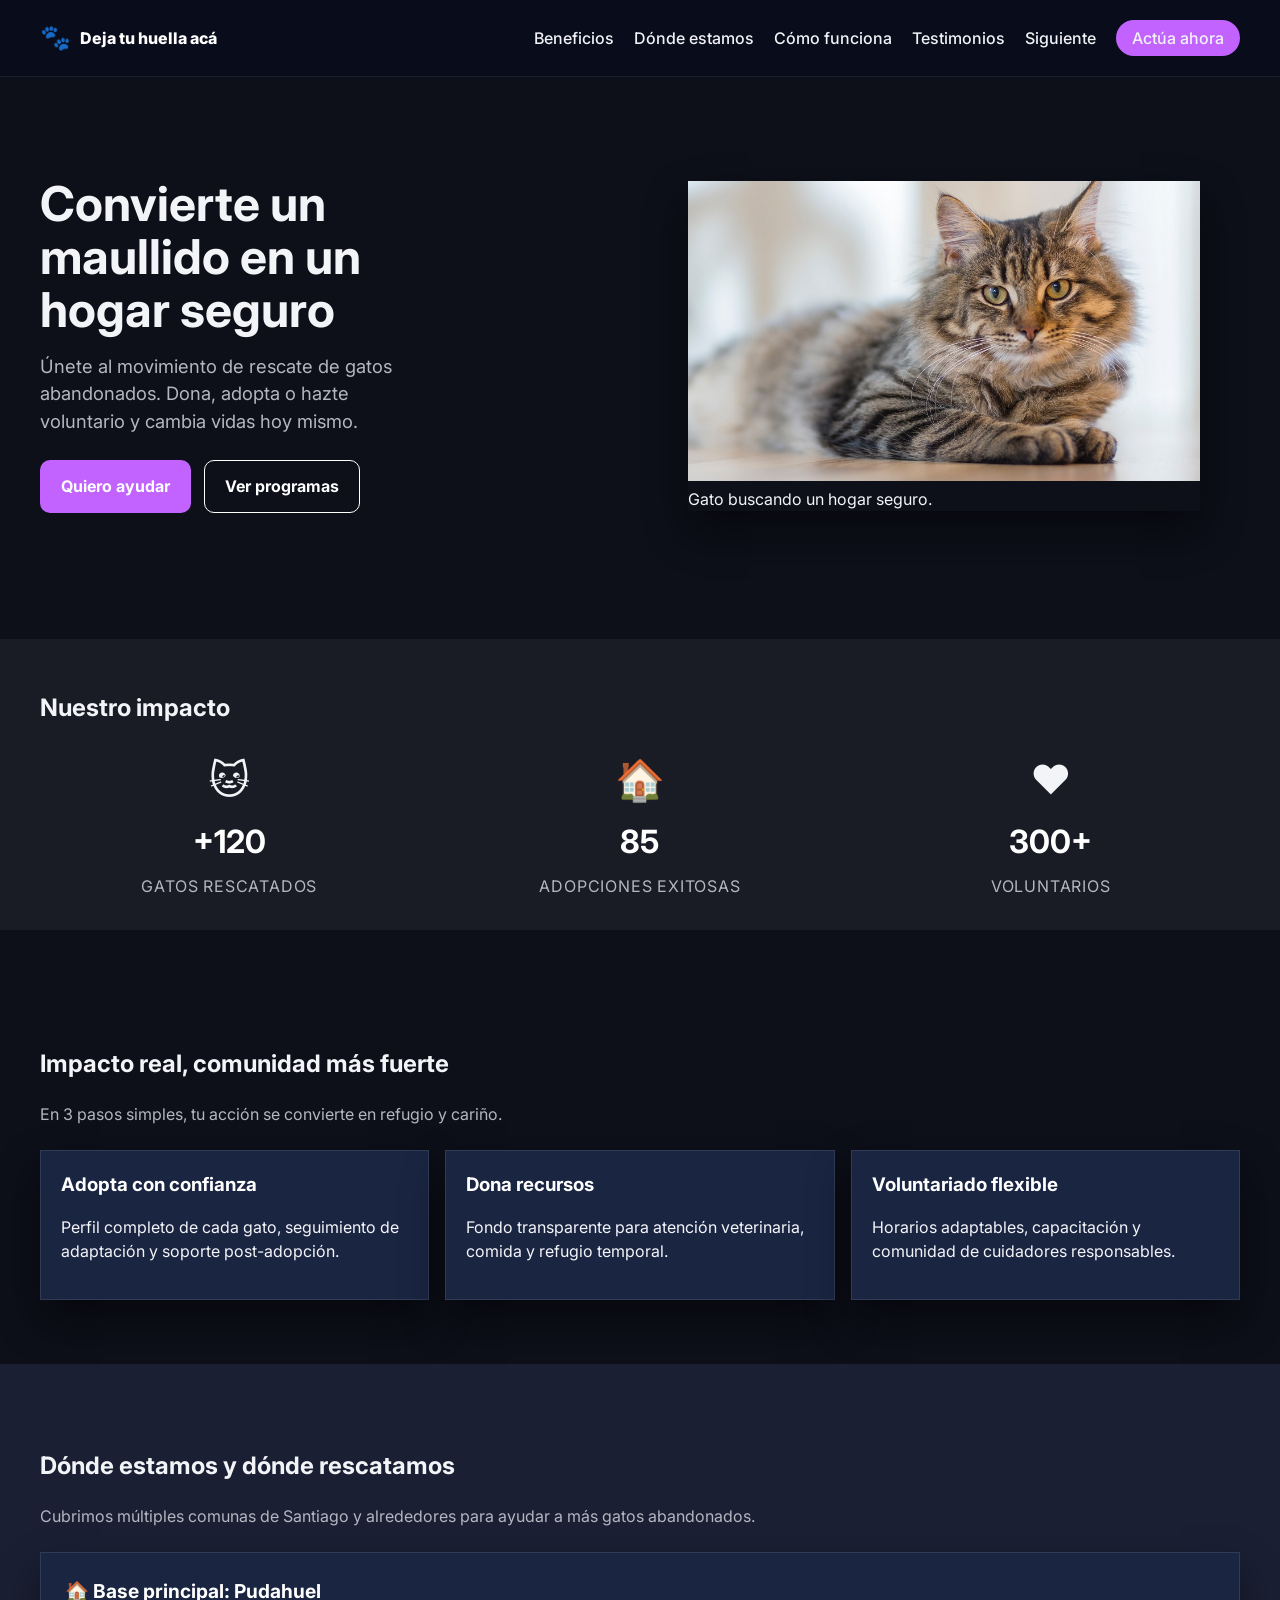
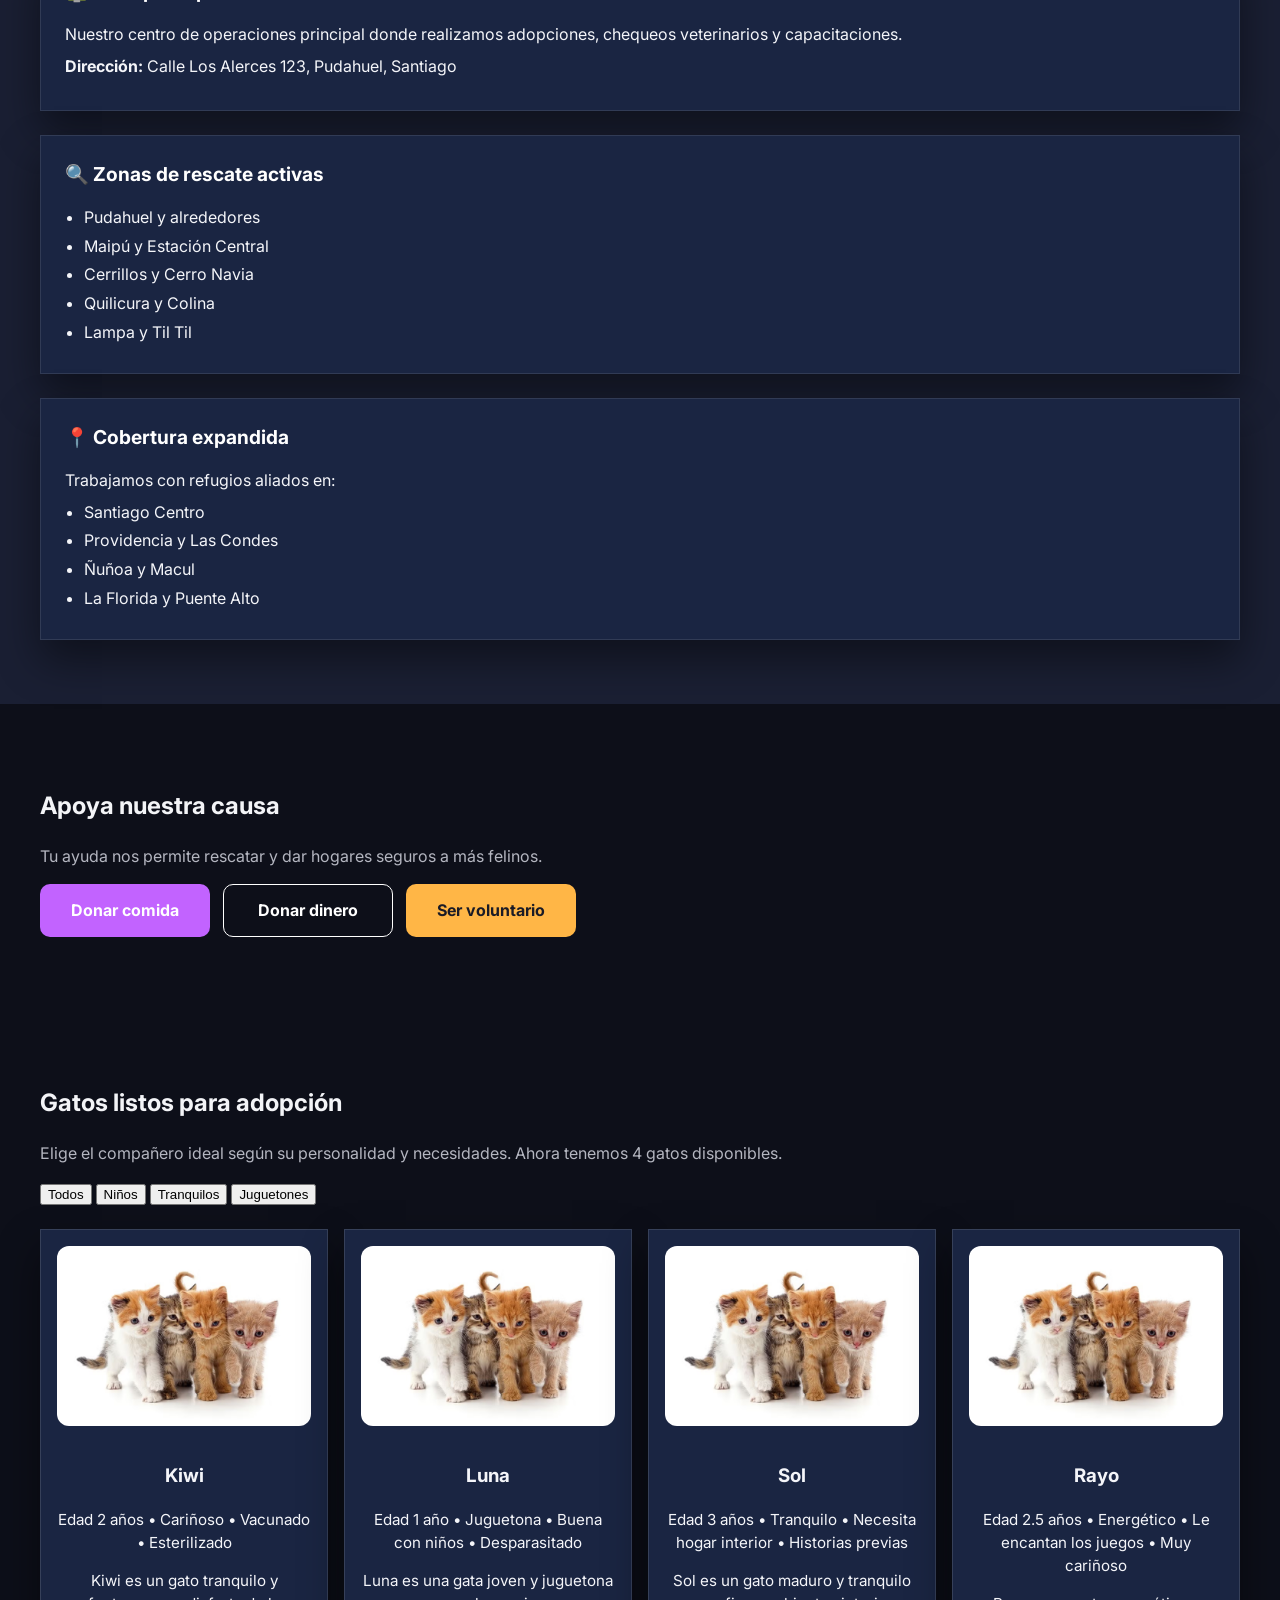
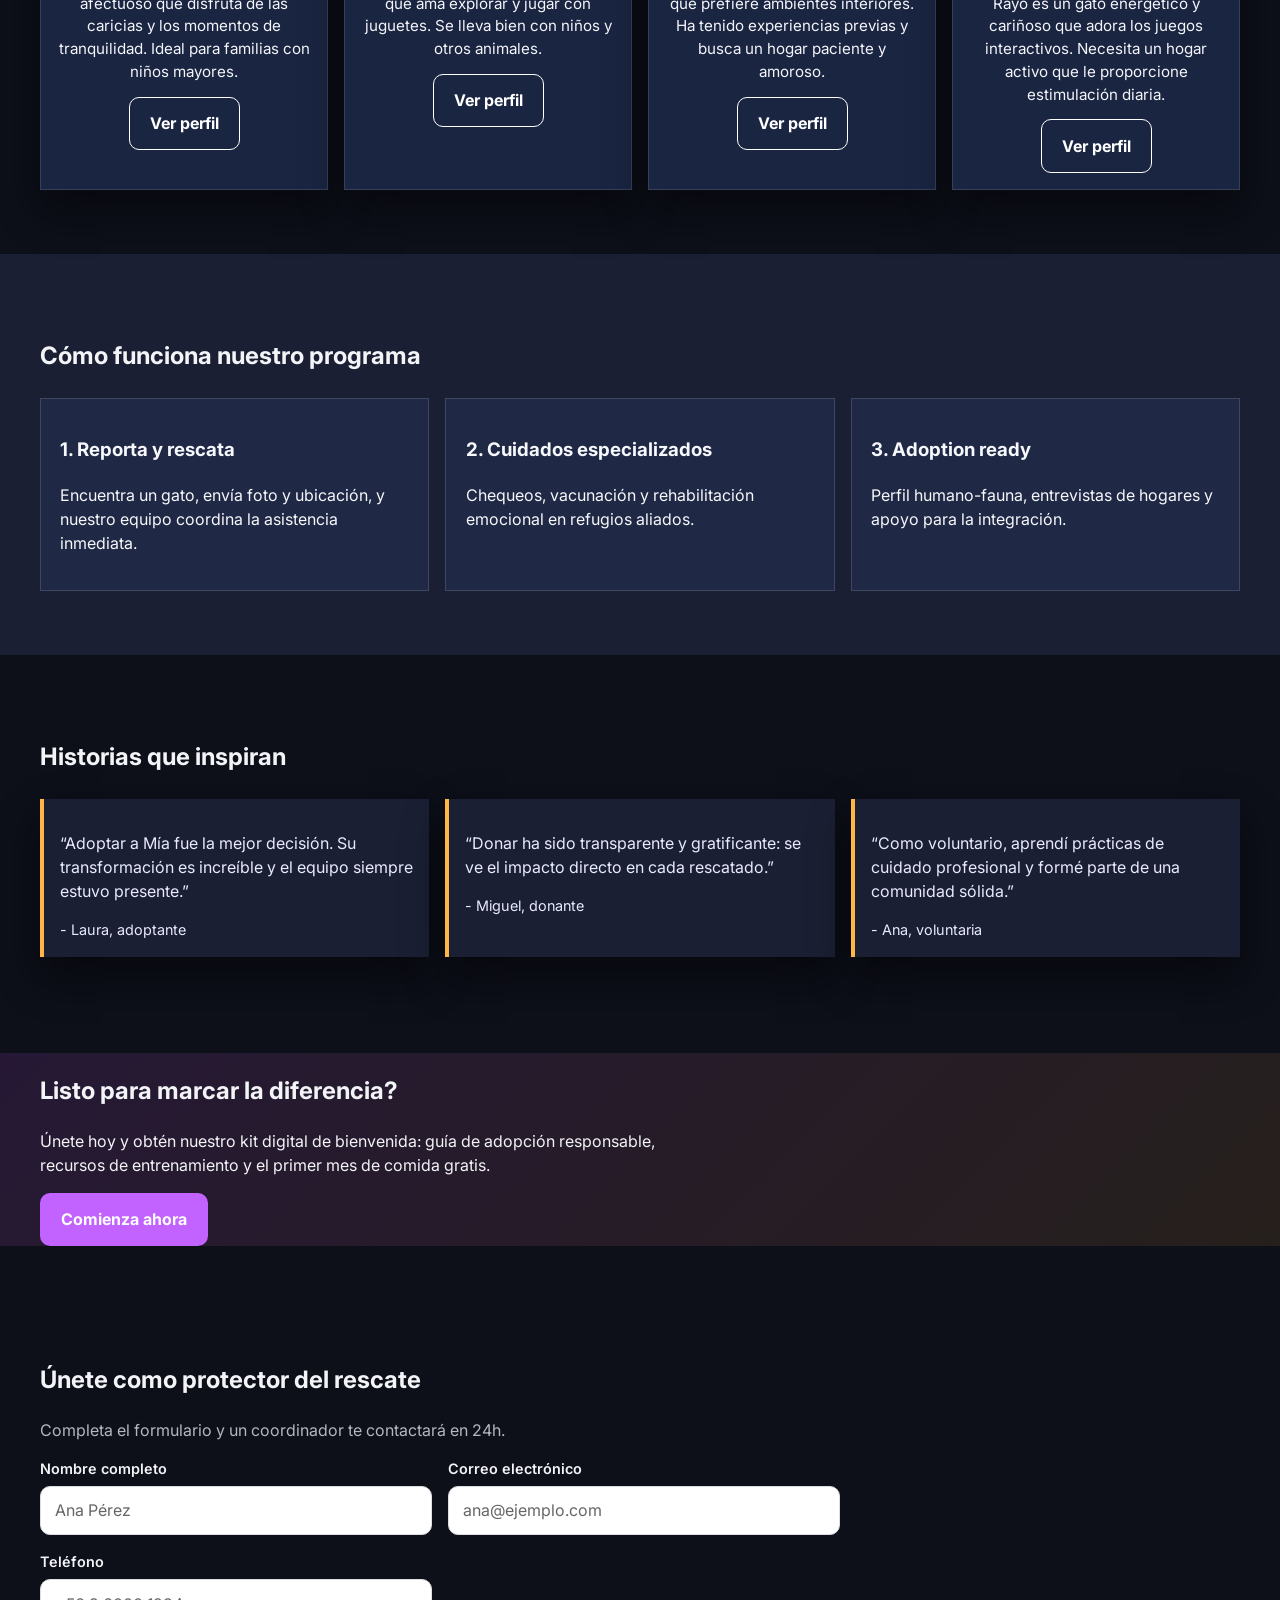
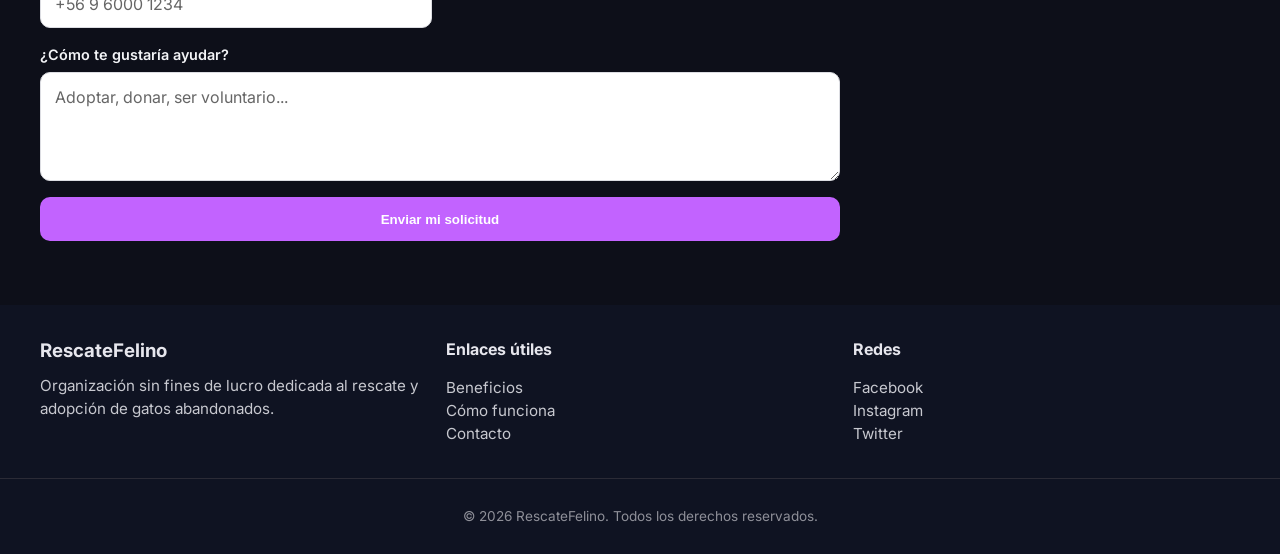
<file: pagina wep/index.html>
<!DOCTYPE html>
<html lang="es">
<head>
  <meta charset="UTF-8" />
  <meta name="viewport" content="width=device-width, initial-scale=1.0" />
  <title>Rescate Felino | Adopta un Gato Abandonado</title>
  <meta name="description" content="Landing page para rescatar y reubicar gatos abandonados. Dona, adopta y haz la diferencia." />
  <link rel="preconnect" href="https://fonts.googleapis.com" />
  <link rel="preconnect" href="https://fonts.gstatic.com" crossorigin />
  <link href="https://fonts.googleapis.com/css2?family=Inter:wght@400;500;600;700;800&display=swap" rel="stylesheet" />
  <link href="style.css" rel="stylesheet" />
</head>
<body>
  <!-- README desplegado en comentarios para simulación de proyecto profesional -->
  <!--
    Project: Rescate Felino - Landing Page
    Propósito: Captar donaciones, voluntarios y adopciones para gatos abandonados.
    Tecnologías: HTML5, CSS3 (Flexbox, Grid, media queries, variables), accesibilidad WCAG AA.
    Estructura: header, hero, beneficios, cómo funciona, testimonios, CTA y footer.
    Cómo usar: abrir index.html en navegador; usar style.css para estilos.
  -->

  <!-- feat: se agrega estructura base de la landing -->
  <header class="site-header" role="banner">
    <div class="container header-inner">
      <a class="logo" href="#start" aria-label="Inicio - Rescate Felino">
        <span class="logo-icon" aria-hidden="true">🐾</span>
        <span class="logo-text">Deja tu huella acá</span>
      </a>
      <nav class="nav" aria-label="Navegación principal">
        <ul class="nav-list">
          <li><a href="#beneficios">Beneficios</a></li>
          <li><a href="#zonas">Dónde estamos</a></li>
          <li><a href="#como-funciona">Cómo funciona</a></li>
          <li><a href="#testimonios">Testimonios</a></li>
          <li><a href="gatos.html">Siguiente</a></li>
          <li><a href="#contacto" class="btn-nav">Actúa ahora</a></li>
        </ul>
      </nav>
      <button class="nav-toggle" aria-controls="nav" aria-expanded="false" aria-label="Abrir menú">
        <span></span><span></span><span></span>
      </button>
    </div>
  </header>

  <main id="start">
    <!-- hero -->
    <section class="hero" aria-labelledby="hero-title">
      <div class="container hero-grid">
        <article class="hero-content">
          <h1 id="hero-title">Convierte un maullido en un hogar seguro</h1>
          <p>Únete al movimiento de rescate de gatos abandonados. Dona, adopta o hazte voluntario y cambia vidas hoy mismo.</p>
          <div class="hero-buttons">
            <a class="btn primary" href="#contacto">Quiero ayudar</a>
            <a class="btn outline" href="#beneficios">Ver programas</a>
          </div>
        </article>
        <figure class="hero-visual" aria-hidden="true">
          <img src="supervivencia-gatos-6362b9f553582.jpg" alt="Gato rescatado mira hacia la cámara" loading="lazy" />
          <figcaption>Gato buscando un hogar seguro.</figcaption>
        </figure>

      </div>
    </section>

    <!-- estadísticas -->
    <section class="stats-section" aria-labelledby="stats-title">
      <div class="container">
        <h2 id="stats-title">Nuestro impacto</h2>
        <div class="stats-grid">
          <div class="stat-item">
            <span class="stat-icon">🐱</span>
            <span class="stat-number">+120</span>
            <span class="stat-label">gatos rescatados</span>
          </div>
          <div class="stat-item">
            <span class="stat-icon">🏠</span>
            <span class="stat-number">85</span>
            <span class="stat-label">adopciones exitosas</span>
          </div>
          <div class="stat-item">
            <span class="stat-icon">❤️</span>
            <span class="stat-number">300+</span>
            <span class="stat-label">voluntarios</span>
          </div>
        </div>
      </div>
    </section>

    <!-- beneficios -->
    <section id="beneficios" class="section" aria-labelledby="beneficios-title">
      <div class="container">
        <h2 id="beneficios-title">Impacto real, comunidad más fuerte</h2>
        <p class="section-subtitle">En 3 pasos simples, tu acción se convierte en refugio y cariño.</p>

        <div class="cards-grid">
          <article class="card" aria-labelledby="beneficio1-title">
            <h3 id="beneficio1-title">Adopta con confianza</h3>
            <p>Perfil completo de cada gato, seguimiento de adaptación y soporte post-adopción.</p>
          </article>
          <article class="card" aria-labelledby="beneficio2-title">
            <h3 id="beneficio2-title">Dona recursos</h3>
            <p>Fondo transparente para atención veterinaria, comida y refugio temporal.</p>
          </article>
          <article class="card" aria-labelledby="beneficio3-title">
            <h3 id="beneficio3-title">Voluntariado flexible</h3>
            <p>Horarios adaptables, capacitación y comunidad de cuidadores responsables.</p>
          </article>
        </div>
      </div>
    </section>

    <!-- zonas de rescate -->
    <section id="zonas" class="section alt-background" aria-labelledby="zonas-title">
      <div class="container">
        <h2 id="zonas-title">Dónde estamos y dónde rescatamos</h2>
        <p class="section-subtitle">Cubrimos múltiples comunas de Santiago y alrededores para ayudar a más gatos abandonados.</p>

        <div class="zonas-grid">
          <article class="zona-card">
            <h3>🏠 Base principal: Pudahuel</h3>
            <p>Nuestro centro de operaciones principal donde realizamos adopciones, chequeos veterinarios y capacitaciones.</p>
            <p><strong>Dirección:</strong> Calle Los Alerces 123, Pudahuel, Santiago</p>
          </article>
          <article class="zona-card">
            <h3>🔍 Zonas de rescate activas</h3>
            <ul>
              <li>Pudahuel y alrededores</li>
              <li>Maipú y Estación Central</li>
              <li>Cerrillos y Cerro Navia</li>
              <li>Quilicura y Colina</li>
              <li>Lampa y Til Til</li>
            </ul>
          </article>
          <article class="zona-card">
            <h3>📍 Cobertura expandida</h3>
            <p>Trabajamos con refugios aliados en:</p>
            <ul>
              <li>Santiago Centro</li>
              <li>Providencia y Las Condes</li>
              <li>Ñuñoa y Macul</li>
              <li>La Florida y Puente Alto</li>
            </ul>
          </article>
        </div>
      </div>
    </section>

    <!-- apoya nuestra causa -->
    <section id="apoya-causa" class="section" aria-labelledby="apoya-title">
      <div class="container">
        <h2 id="apoya-title">Apoya nuestra causa</h2>
        <p class="section-subtitle">Tu ayuda nos permite rescatar y dar hogares seguros a más felinos.</p>

        <div class="support-buttons">
          <a class="btn primary" href="#contacto">Donar comida</a>
          <a class="btn outline" href="#contacto">Donar dinero</a>
          <a class="btn secondary" href="#contacto">Ser voluntario</a>
        </div>
      </div>
    </section>

    <!-- gatos disponibles -->
    <section id="gatos" class="section" aria-labelledby="gatos-title">
      <div class="container">
        <h2 id="gatos-title">Gatos listos para adopción</h2>
        <p class="section-subtitle">Elige el compañero ideal según su personalidad y necesidades. Ahora tenemos 4 gatos disponibles.</p>

        <div class="cat-filters" aria-label="Filtrar gatos disponibles">
          <button class="filter-btn active" data-filter="all">Todos</button>
          <button class="filter-btn" data-filter="ninos">Niños</button>
          <button class="filter-btn" data-filter="tranquilo">Tranquilos</button>
          <button class="filter-btn" data-filter="jugueton">Juguetones</button>
        </div>
        <div class="gatos-grid" id="gatosGrid">
          <article class="cat-card" data-category="tranquilo">
            <img src="razas-de-gatos.avif" alt="Gato gris con ojos verdes" loading="lazy" />
            <h3>Kiwi</h3>
            <p>Edad 2 años • Cariñoso • Vacunado • Esterilizado</p>
            <p>Kiwi es un gato tranquilo y afectuoso que disfruta de las caricias y los momentos de tranquilidad. Ideal para familias con niños mayores.</p>
            <a class="btn outline" href="#contacto">Ver perfil</a>
          </article>
          <article class="cat-card">
            <img src="razas-de-gatos.avif" alt="Gato atigrado relajado" loading="lazy" />
            <h3>Luna</h3>
            <p>Edad 1 año • Juguetona • Buena con niños • Desparasitado</p>
            <p>Luna es una gata joven y juguetona que ama explorar y jugar con juguetes. Se lleva bien con niños y otros animales.</p>
            <a class="btn outline" href="#contacto">Ver perfil</a>
          </article>
          <article class="cat-card">
            <img src="razas-de-gatos.avif" alt="Gato blanco con manchas negras" loading="lazy" />
            <h3>Sol</h3>
            <p>Edad 3 años • Tranquilo • Necesita hogar interior • Historias previas</p>
            <p>Sol es un gato maduro y tranquilo que prefiere ambientes interiores. Ha tenido experiencias previas y busca un hogar paciente y amoroso.</p>
            <a class="btn outline" href="#contacto">Ver perfil</a>
          </article>
          <article class="cat-card">
            <img src="razas-de-gatos.avif" alt="Gato montés en ventana" loading="lazy" />
            <h3>Rayo</h3>
            <p>Edad 2.5 años • Energético • Le encantan los juegos • Muy cariñoso</p>
            <p>Rayo es un gato energético y cariñoso que adora los juegos interactivos. Necesita un hogar activo que le proporcione estimulación diaria.</p>
            <a class="btn outline" href="#contacto">Ver perfil</a>
          </article>
        </div>
      </div>
    </section>

    <!-- cómo funciona -->
    <section id="como-funciona" class="section alt-background" aria-labelledby="como-title">
      <div class="container">
        <h2 id="como-title">Cómo funciona nuestro programa</h2>
        <div class="steps-grid">
          <article class="step" aria-labelledby="step1-title">
            <h3 id="step1-title">1. Reporta y rescata</h3>
            <p>Encuentra un gato, envía foto y ubicación, y nuestro equipo coordina la asistencia inmediata.</p>
          </article>
          <article class="step" aria-labelledby="step2-title">
            <h3 id="step2-title">2. Cuidados especializados</h3>
            <p>Chequeos, vacunación y rehabilitación emocional en refugios aliados.</p>
          </article>
          <article class="step" aria-labelledby="step3-title">
            <h3 id="step3-title">3. Adoption ready</h3>
            <p>Perfil humano-fauna, entrevistas de hogares y apoyo para la integración.</p>
          </article>
        </div>
      </div>
    </section>

    <!-- testimonios -->
    <section id="testimonios" class="section" aria-labelledby="testimonios-title">
      <div class="container">
        <h2 id="testimonios-title">Historias que inspiran</h2>
        <div class="testimonials-grid">
          <article class="testimonial">
            <p>“Adoptar a Mía fue la mejor decisión. Su transformación es increíble y el equipo siempre estuvo presente.”</p>
            <footer>- Laura, adoptante</footer>
          </article>
          <article class="testimonial">
            <p>“Donar ha sido transparente y gratificante: se ve el impacto directo en cada rescatado.”</p>
            <footer>- Miguel, donante</footer>
          </article>
          <article class="testimonial">
            <p>“Como voluntario, aprendí prácticas de cuidado profesional y formé parte de una comunidad sólida.”</p>
            <footer>- Ana, voluntaria</footer>
          </article>
        </div>
      </div>
    </section>

    <!-- call-to-action -->
    <section class="cta-section" aria-labelledby="cta-title">
      <div class="container cta-grid">
        <div>
          <h2 id="cta-title">Listo para marcar la diferencia?</h2>
          <p>Únete hoy y obtén nuestro kit digital de bienvenida: guía de adopción responsable, recursos de entrenamiento y el primer mes de comida gratis.</p>
          <a class="btn primary" href="#contacto">Comienza ahora</a>
        </div>
      </div>
    </section>

    <!-- contacto y formulario -->
    <section id="contacto" class="section" aria-labelledby="contacto-title">
      <div class="container">
        <h2 id="contacto-title">Únete como protector del rescate</h2>
        <p class="section-subtitle">Completa el formulario y un coordinador te contactará en 24h.</p>

        <form class="form-grid" action="#" method="post" aria-label="Formulario de contacto de Rescate Felino">
          <div class="form-group">
            <label for="nombre">Nombre completo</label>
            <input type="text" id="nombre" name="nombre" required placeholder="Ana Pérez" />
          </div>
          <div class="form-group">
            <label for="email">Correo electrónico</label>
            <input type="email" id="email" name="email" required placeholder="ana@ejemplo.com" />
          </div>
          <div class="form-group">
            <label for="tel">Teléfono</label>
            <input type="tel" id="tel" name="tel" required placeholder="+56 9 6000 1234" />
          </div>
          <div class="form-group full-width">
            <label for="mensaje">¿Cómo te gustaría ayudar?</label>
            <textarea id="mensaje" name="mensaje" rows="4" required placeholder="Adoptar, donar, ser voluntario..."></textarea>
          </div>
          <div class="form-group full-width">
            <button type="submit" class="btn primary">Enviar mi solicitud</button>
          </div>
        </form>
      </div>
    </section>
  </main>

  <footer class="site-footer" role="contentinfo">
    <div class="container footer-grid">
      <div>
        <h3>RescateFelino</h3>
        <p>Organización sin fines de lucro dedicada al rescate y adopción de gatos abandonados.</p>
      </div>
      <div>
        <h4>Enlaces útiles</h4>
        <ul>
          <li><a href="#beneficios">Beneficios</a></li>
          <li><a href="#como-funciona">Cómo funciona</a></li>
          <li><a href="#contacto">Contacto</a></li>
        </ul>
      </div>
      <div>
        <h4>Redes</h4>
        <ul class="social-links">
          <li><a href="#" aria-label="Visita nuestro Facebook">Facebook</a></li>
          <li><a href="#" aria-label="Visita nuestro Instagram">Instagram</a></li>
          <li><a href="#" aria-label="Visita nuestro Twitter">Twitter</a></li>
        </ul>
      </div>
    </div>
    <div class="footer-bottom">
      <p>© 2026 RescateFelino. Todos los derechos reservados.</p>
    </div>
  </footer>

  <script>
    /* fix: mejora en responsive del navbar */
    const navToggle = document.querySelector('.nav-toggle');
    const nav = document.querySelector('.nav');
    navToggle.addEventListener('click', () => {
      const expanded = navToggle.getAttribute('aria-expanded') === 'true' || false;
      navToggle.setAttribute('aria-expanded', !expanded);
      nav.classList.toggle('open');
    });
  </script>
</body>
</html>
</file>
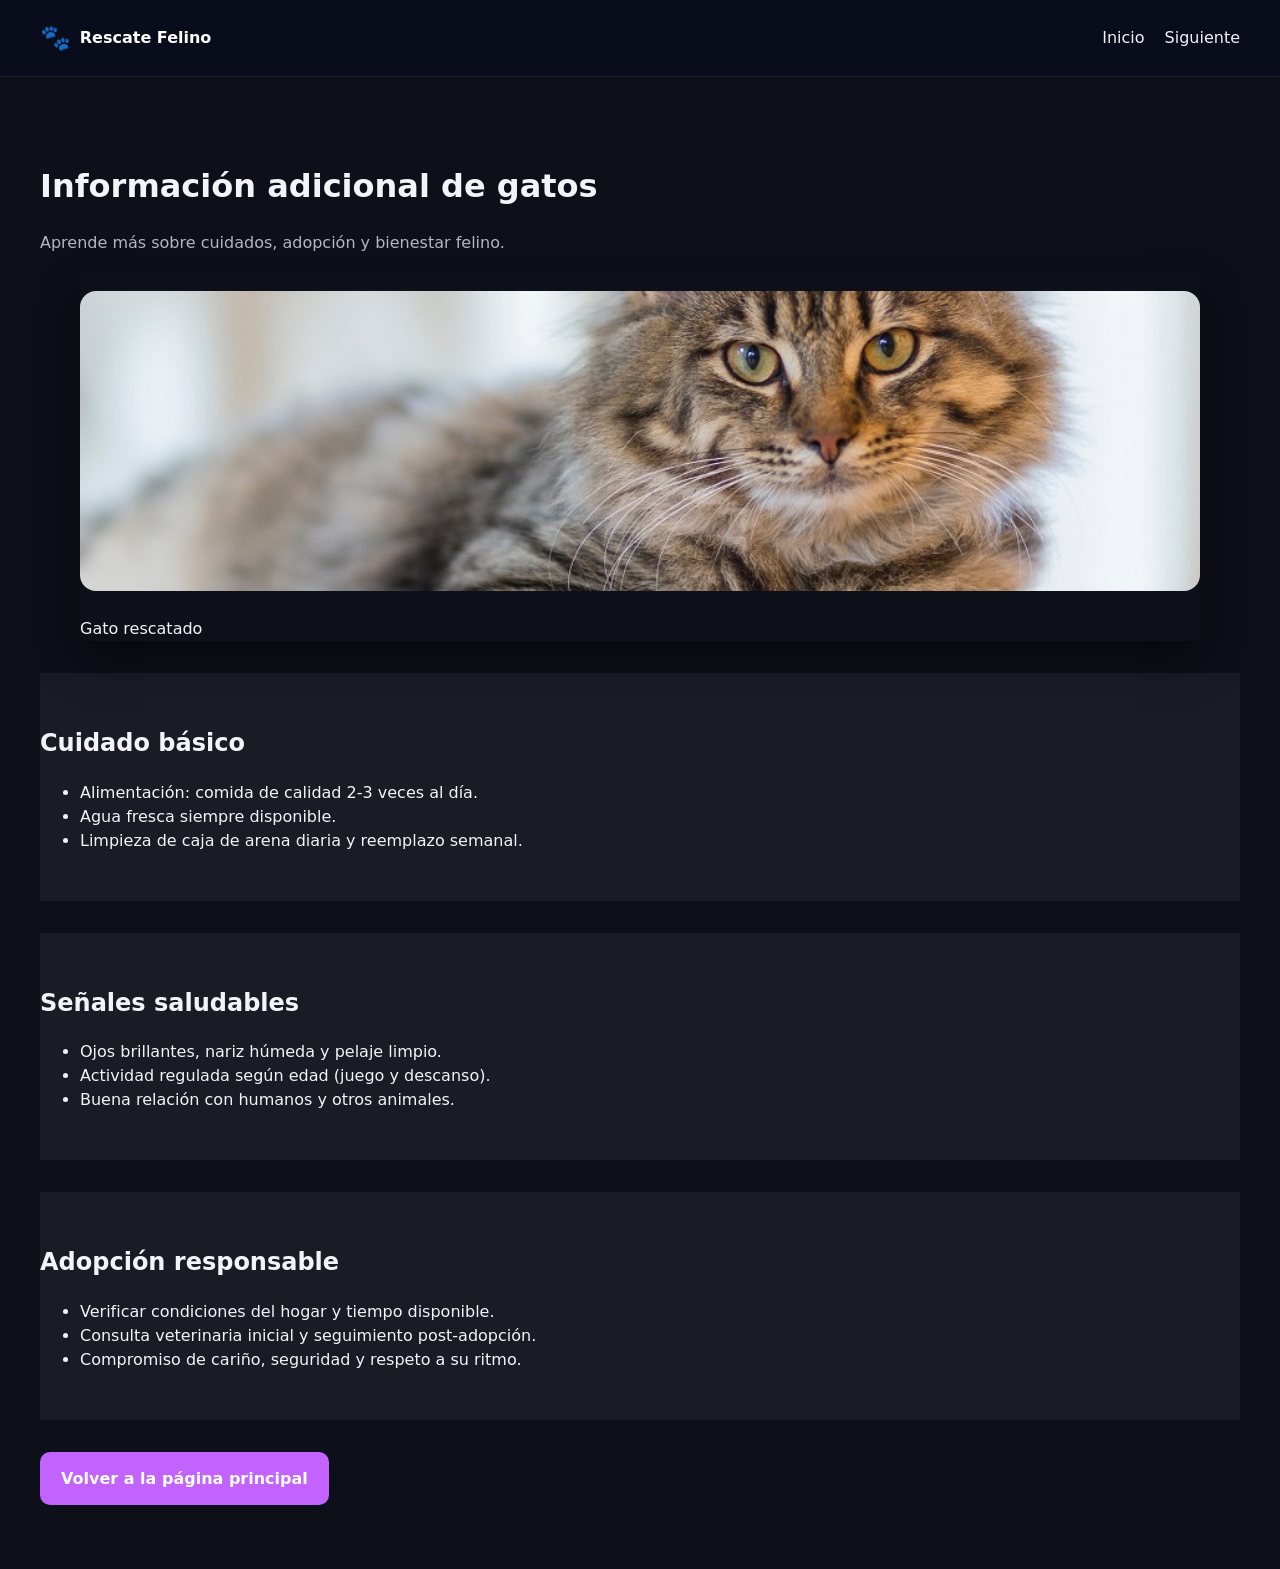
<file: pagina wep/gatos.html>
<!DOCTYPE html>
<html lang="es">
<head>
  <meta charset="UTF-8" />
  <meta name="viewport" content="width=device-width, initial-scale=1.0" />
  <title>Más información de gatos - Rescate Felino</title>
  <link href="style.css" rel="stylesheet" />
</head>
<body>
  <header class="site-header" role="banner">
    <div class="container header-inner">
      <a class="logo" href="index.html" aria-label="Volver al inicio">
        <span class="logo-icon" aria-hidden="true">🐾</span>
        <span class="logo-text">Rescate Felino</span>
      </a>
      <nav class="nav" aria-label="Navegación principal">
        <ul class="nav-list">
          <li><a href="index.html#beneficios">Inicio</a></li>
          <li><a href="#siguiente">Siguiente</a></li>
        </ul>
      </nav>
    </div>
  </header>

  <main class="section" id="siguiente">
    <div class="container">
      <h1>Información adicional de gatos</h1>
      <p class="section-subtitle">Aprende más sobre cuidados, adopción y bienestar felino.</p>
      <figure class="hero-visual" aria-hidden="true">
        <img src="supervivencia-gatos-6362b9f553582.jpg" alt="Gato rescatado mira hacia la cámara" loading="lazy" style="max-width:100%; border-radius:16px; margin:1.2rem 0;" />
        <figcaption>Gato rescatado</figcaption>
      </figure>

      <section class="stats-section">
        <h2>Cuidado básico</h2>
        <ul>
          <li>Alimentación: comida de calidad 2-3 veces al día.</li>
          <li>Agua fresca siempre disponible.</li>
          <li>Limpieza de caja de arena diaria y reemplazo semanal.</li>
        </ul>
      </section>

      <section class="stats-section">
        <h2>Señales saludables</h2>
        <ul>
          <li>Ojos brillantes, nariz húmeda y pelaje limpio.</li>
          <li>Actividad regulada según edad (juego y descanso).</li>
          <li>Buena relación con humanos y otros animales.</li>
        </ul>
      </section>

      <section class="stats-section">
        <h2>Adopción responsable</h2>
        <ul>
          <li>Verificar condiciones del hogar y tiempo disponible.</li>
          <li>Consulta veterinaria inicial y seguimiento post-adopción.</li>
          <li>Compromiso de cariño, seguridad y respeto a su ritmo.</li>
        </ul>
      </section>

      <a class="btn primary" href="index.html">Volver a la página principal</a>
    </div>
  </main>
</body>
</html>
</file>
<file: pagina wep/style.css>
:root {
  --bg: #0d0f19;
  --surface: #141825;
  --brand: #c263ff;
  --brand-dark: #ffffff;
  --text: #f3f4f7;
  --text-muted: #b4b6c0;
  --accent: #ffb646;
  --accent-strong: #fca606;
  --shadow: 0 20px 40px rgba(0, 0, 0, 0.45);
  --transition: 250ms ease;
}

* {
  box-sizing: border-box;
}

html, body {
  margin: 0;
  padding: 0;
  min-height: 100%;
  scroll-behavior: smooth;
}

body {
  font-family: 'Inter', system-ui, -apple-system, BlinkMacSystemFont, 'Segoe UI', sans-serif;
  background: linear-gradient(180deg, var(--bg) 0%, #0d0f19 55%);
  color: var(--text);
  line-height: 1.5;
}

.container {
  width: min(1170px, 100% - 2rem);
  margin-inline: auto;
}

a {
  color: var(--brand-dark);
  text-decoration: none;
}

a:focus-visible,
button:focus-visible,
input:focus-visible,
textarea:focus-visible {
  outline: 2px dashed var(--brand);
  outline-offset: 3px;
}

@keyframes float-move {
  0%, 100% { transform: translateY(0) scale(1); }
  50% { transform: translateY(-8px) scale(1.02); }
}

.hero-visual img,
.cat-card img,
#apoya-causa .support-buttons .btn,
.gatos-grid img,
#zonas .zona-card img {
  animation: float-move 6s ease-in-out infinite;
}

.site-header {
  position: sticky;
  top: 0;
  z-index: 20;
  background: rgba(10, 13, 27, 0.96);
  backdrop-filter: blur(10px);
  border-bottom: 1px solid rgba(255, 255, 255, 0.08);
}

.header-inner {
  display: flex;
  align-items: center;
  justify-content: space-between;
  gap: 1rem;
  padding: 1rem 0;
}

.logo {
  display: flex;
  align-items: center;
  gap: 0.55rem;
  font-weight: 800;
  color: var(--brand-dark);
}

.logo-icon {
  font-size: 1.55rem;
}

.nav-list {
  display: flex;
  gap: 1.25rem;
  list-style: none;
  align-items: center;
  margin: 0;
  padding: 0;
}

.nav-list a {
  font-weight: 500;
  color: #f1f2f7;
}

.nav-list a:hover,
.nav-list a:focus-visible {
  color: var(--accent);
}

.btn-nav {
  background: var(--brand);
  color: #fff;
  border-radius: 999px;
  padding: 0.5rem 1rem;
  font-weight: 600;
  transition: transform var(--transition), filter var(--transition);
}

.btn-nav:hover,
.btn-nav:focus-visible {
  transform: translateY(-2px);
  filter: brightness(1.1);
}

.nav-toggle {
  display: none;
  border: 0;
  background: transparent;
  flex-direction: column;
  gap: 6px;
  padding: 0.25rem;
}

.nav-toggle span {
  width: 22px;
  height: 2px;
  background: var(--text);
  border-radius: 999px;
}

.hero {
  margin-top: 0.5rem;
  padding-block: clamp(1rem, 3vw, 2.2rem);
}

.hero-grid {
  display: grid;
  gap: 1rem;
  align-items: center;
}

@media (min-width: 1024px) {
  .hero-grid {
    grid-template-columns: minmax(220px, 1fr) minmax(240px, 340px);
    align-items: center;
  }
}

.hero-content {
  max-width: 360px;
}

.hero-visual {
  border-radius: var(--radius);
  overflow: hidden;
  box-shadow: var(--shadow);
}

.hero-visual img {
  width: 100%;
  height: 100%;
  max-height: 250px;
  object-fit: cover;
  animation: pulse-zoom 10s ease-in-out infinite;
}

@media (min-width: 1024px) {
  .hero-visual img {
    max-height: 300px;
  }
}

.hero-content h1 {
  font-size: clamp(1.6rem, 4vw, 2rem);
}

.hero-content p {
  font-size: 1rem;
  margin: 0 0 1rem;
}

.hero-content h1 {
  font-size: clamp(2rem, 5vw, 3rem);
  margin: 0 0 1rem;
  line-height: 1.1;
}

.hero-content p {
  font-size: 1.15rem;
  color: var(--text-muted);
  margin: 0 0 1.5rem;
}

.hero-buttons {
  display: flex;
  flex-wrap: wrap;
  gap: 0.8rem;
}

.btn {
  display: inline-flex;
  align-items: center;
  justify-content: center;
  border-radius: 10px;
  border: 1px solid transparent;
  font-weight: 700;
  padding: 0.85rem 1.25rem;
  transition: transform var(--transition), box-shadow var(--transition), background-color var(--transition), color var(--transition);
}

.btn.primary {
  background: var(--brand);
  color: #fff;
}

.btn.primary:hover,
.btn.primary:focus-visible {
  transform: translateY(-2px);
  box-shadow: 0 10px 18px rgba(217, 91, 255, 0.25);
}

.btn.outline {
  background: transparent;
  color: var(--brand-dark);
  border-color: var(--brand-dark);
}

.btn.outline:hover,
.btn.outline:focus-visible {
  background: rgba(217, 91, 255, 0.1);
}



.section {
  padding-block: clamp(2rem, 5vw, 4rem);
  background: transparent;
}

.section-subtitle {
  color: var(--text-muted);
  margin-top: 0.5rem;
}

.support-buttons {
  display: flex;
  flex-wrap: wrap;
  gap: 0.8rem;
  margin-top: 1rem;
}

.support-buttons .btn {
  min-width: 170px;
  text-align: center;
}

.support-buttons .btn.secondary {
  background: #ffb646;
  color: #1a1b26;
  border: 1px solid transparent;
}

.support-buttons .btn.secondary:hover,
.support-buttons .btn.secondary:focus-visible {
  background: #ffca70;
}

.cards-grid,
.steps-grid,
.testimonials-grid,
.gatos-grid {
  margin-top: 1.5rem;
  display: grid;
  gap: 1rem;
}

.cards-grid {
  grid-template-columns: repeat(auto-fit, minmax(220px, 1fr));
}

.card {
  background: #1a2542;
  border: 1px solid rgba(255,255,255,0.1);
  border-radius: var(--radius);
  padding: 1.25rem;
  box-shadow: var(--shadow);
  transition: transform var(--transition), box-shadow var(--transition), border-color var(--transition);
}

.card:hover,
.card:focus-within {
  transform: translateY(-4px);
  box-shadow: 0 18px 28px rgba(0,0,0,.35);
  border-color: rgba(255,255,255,0.2);
}

.card h3,
.card p {
  color: #f4f5f9;
}

.card h3 {
  margin: 0 0 0.65rem;
  color: var(--brand-dark);
}

.alt-background {
  background: #1a1f33;
}

.steps-grid {
  grid-template-columns: repeat(auto-fit, minmax(220px, 1fr));
}

.step {
  background: #1f2845;
  border: 1px solid rgba(255,255,255,0.14);
  border-radius: var(--radius);
  padding: 1.2rem;
  color: #f7f8fc;
}

.step h3,
.step p {
  color: #f7f8fc;
}

.gatos-grid {
  grid-template-columns: repeat(auto-fit, minmax(220px, 1fr));
}

.cat-card {
  background: #1a2542;
  border: 1px solid rgba(255,255,255,0.12);
  border-radius: var(--radius);
  padding: 1rem;
  text-align: center;
  box-shadow: var(--shadow);
  transition: transform var(--transition), box-shadow var(--transition), border-color var(--transition);
}

.cat-card:hover,
.cat-card:focus-within {
  transform: translateY(-3px);
  box-shadow: 0 20px 28px rgba(0,0,0,0.4);
  border-color: rgba(255,255,255,0.25);
}

.cat-card img {
  width: 100%;
  height: 180px;
  object-fit: cover;
  border-radius: 12px;
  margin-bottom: 0.75rem;
}

.cat-card h3,
.cat-card p {
  color: #f4f5f9;
}

.cat-card p {
  font-size: 0.95rem;
  margin-bottom: 0.8rem;
}

.testimonials-grid {
  grid-template-columns: repeat(auto-fit, minmax(230px, 1fr));
}

.testimonial {
  background: #1a1f33;
  border-radius: var(--radius);
  padding: 1rem;
  border-left: 4px solid var(--accent);
  box-shadow: var(--shadow);
}

.testimonial p,
.testimonial footer {
  color: #e9eaff;
}

.testimonial footer {
  margin-top: 0.8rem;
  font-size: 0.9rem;
}

.cta-section {
  background: linear-gradient(135deg, rgba(217,91,255,.12) 0%, rgba(255,175,51,.1) 100%);
  border-radius: var(--radius);
  margin: 2rem 0;
}

.cta-grid {
  display: grid;
  gap: 1.2rem;
  align-items: center;
}

.form-grid {
  display: grid;
  gap: 1rem;
  max-width: 800px;
  position: relative;
  z-index: 10;
}

.form-group {
  display: grid;
  gap: 0.4rem;
}

input,
textarea {
  position: relative;
  z-index: 11;
  color: #000;
  background: #fff;
}

input::placeholder,
textarea::placeholder {
  color: #666;
}
.form-group.full-width {
  grid-column: 1/-1;
}

label {
  font-size: 0.9rem;
  font-weight: 600;
}

input,
textarea {
  border-radius: 10px;
  border: 1px solid #dcdde2;
  padding: 0.85rem;
  font-size: 1rem;
  font-family: inherit;
  color: #000;
}

input:focus,
textarea:focus {
  border-color: var(--brand);
  box-shadow: 0 0 0 3px rgba(217, 91, 255, 0.18);
}

.site-footer {
  background: #0f1322;
  color: #e6e6ed;
}

.footer-grid {
  display: grid;
  gap: 1.2rem;
  grid-template-columns: repeat(auto-fit, minmax(150px, 1fr));
  padding: 2rem 0 1rem;
}

.footer-grid h3,
.footer-grid h4 {
  margin: 0 0 0.6rem;
}

.footer-grid p,
.footer-grid li {
  margin: 0;
  font-size: 0.95rem;
  color: #c7c8cf;
}

.footer-grid ul {
  list-style: none;
  padding: 0;
}

.footer-grid a {
  color: #c7c8cf;
}

.footer-grid a:hover,
.footer-grid a:focus-visible {
  color: #fff;
}

.footer-bottom {
  border-top: 1px solid #2b2b36;
  padding: 0.85rem 0;
  text-align: center;
  font-size: 0.85rem;
  color: #8e8f98;
}

.stats-section {
  background: rgba(255, 255, 255, 0.05);
  border-radius: var(--radius);
  margin: 2rem 0;
  padding: 2rem 0;
}

.stats-grid {
  display: grid;
  grid-template-columns: repeat(auto-fit, minmax(200px, 1fr));
  gap: 2rem;
  margin-top: 1.5rem;
  text-align: center;
}

.stat-item {
  display: flex;
  flex-direction: column;
  align-items: center;
  gap: 0.5rem;
}

.stat-icon {
  font-size: 2.5rem;
}

.stat-number {
  font-size: 2rem;
  font-weight: 700;
  color: var(--brand-dark);
}

.stat-label {
  font-size: 1rem;
  color: var(--text-muted);
  text-transform: uppercase;
  letter-spacing: 0.05em;
}

.zonas-grid {
  display: grid;
  gap: 1.5rem;
  margin-top: 1.5rem;
}

.zona-card {
  background: #1a2542;
  border: 1px solid rgba(255,255,255,0.1);
  border-radius: var(--radius);
  padding: 1.5rem;
  box-shadow: var(--shadow);
  transition: transform var(--transition), box-shadow var(--transition), border-color var(--transition);
}

.zona-card:hover,
.zona-card:focus-within {
  transform: translateY(-4px);
  box-shadow: 0 18px 28px rgba(0,0,0,.35);
  border-color: rgba(255,255,255,0.2);
}

.zona-card h3 {
  margin: 0 0 1rem;
  color: var(--brand-dark);
  font-size: 1.2rem;
}

.zona-card p {
  margin: 0 0 0.5rem;
  color: #f4f5f9;
}

.zona-card ul {
  margin: 0;
  padding-left: 1.2rem;
  color: #f4f5f9;
}

.zona-card li {
  margin-bottom: 0.3rem;
}

@media (min-width: 768px) {
  .hero-grid {
    grid-template-columns: repeat(2, minmax(0, 1fr));
    align-items: center;
  }

  .cta-grid {
    grid-template-columns: 1.2fr 1fr;
  }

  .form-grid {
    grid-template-columns: repeat(2, minmax(0, 1fr));
  }

  .form-group.full-width {
    grid-column: 1 / -1;
  }

  .cards-grid,
  .steps-grid,
  .testimonials-grid {
    grid-template-columns: repeat(3, minmax(220px, 1fr));
  }
}

@media (max-width: 767px) {
  .nav-list {
    position: fixed;
    top: 70px;
    right: -100%;
    flex-direction: column;
    background: #fff;
    width: 250px;
    height: calc(100vh - 70px);
    padding: 1.5rem;
    box-shadow: -2px 0 14px rgba(0, 0, 0, 0.09);
    transition: right var(--transition);
  }

  .nav-list.open,
  .nav.open {
    right: 0;
  }

  .nav-toggle {
    display: flex;
  }

  .btn-nav {
    display: none;
  }
}

@media (min-width: 1024px) {
  .header-inner {
    padding: 1.2rem 0;
  }

  .hero {
    padding-block: 5rem;
  }

  .container {
    width: min(1200px, 100% - 3rem);
  }
}
</file>
